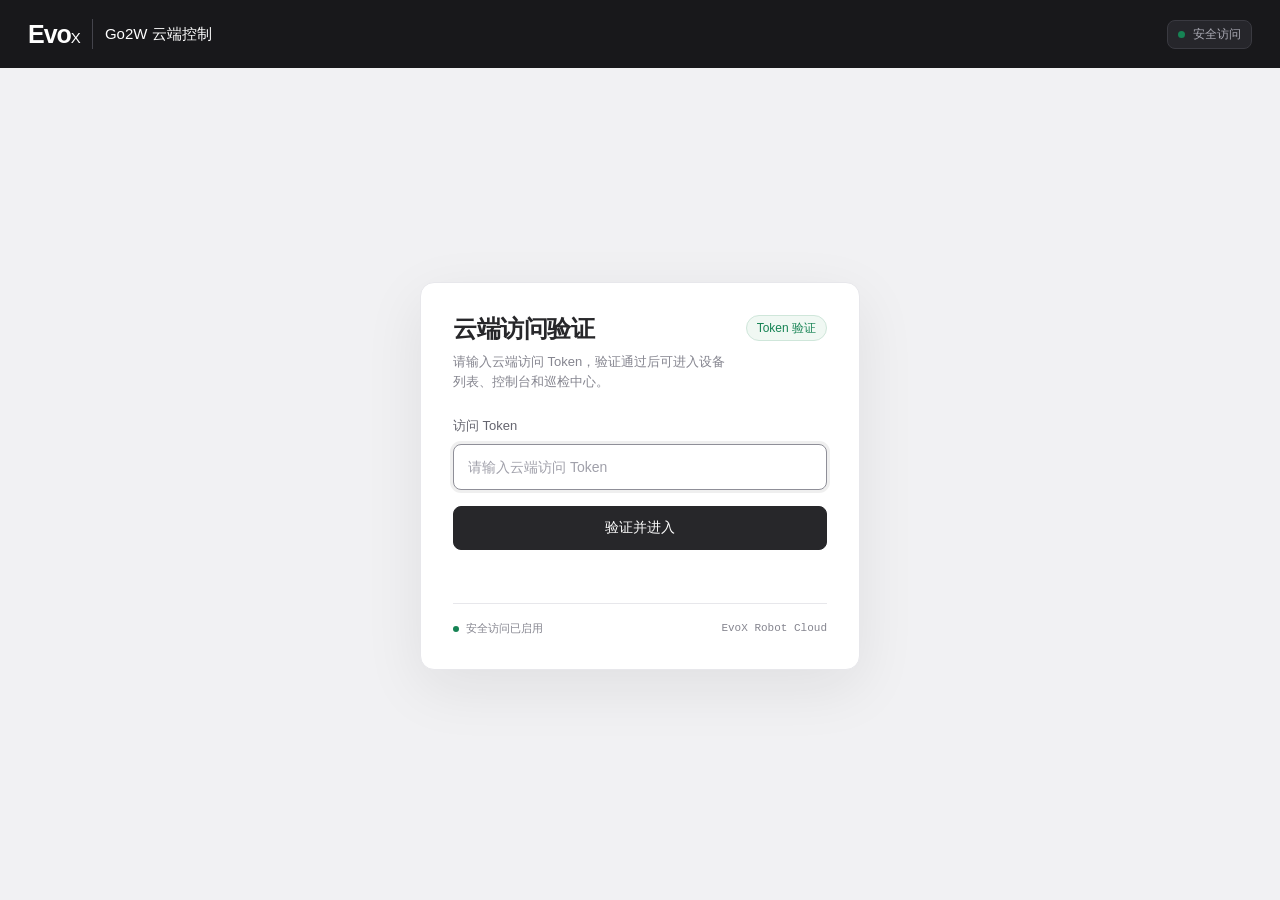
<file: static/login.html>
<!doctype html>
<html lang="zh-CN">
<head>
  <meta charset="utf-8">
  <meta name="viewport" content="width=device-width,initial-scale=1">
  <title>EvoX Fleet · 云端访问验证</title>
  <link rel="icon" type="image/png" sizes="32x32" href="img/favicon-32.png">
  <link rel="icon" type="image/png" sizes="64x64" href="img/favicon-64.png">
  <link rel="apple-touch-icon" href="img/favicon-180.png">
  <style>
    :root{
      color-scheme:light;
      --bg:#f1f1f3;
      --panel:#fff;
      --line:#e7e7eb;
      --line-2:#dcdce2;
      --fg:#27272a;
      --fg-2:#65656f;
      --muted:#85858f;
      --accent:#35353b;
      --green:#168354;
      --danger:#ac4444;
      --display:Inter,-apple-system,BlinkMacSystemFont,"PingFang SC","Microsoft YaHei",sans-serif;
      --mono:"SFMono-Regular",Consolas,"Liberation Mono",monospace;
    }
    *{box-sizing:border-box}
    html,body{width:100%;min-height:100%;margin:0}
    body{
      min-height:100vh;
      display:flex;
      flex-direction:column;
      background:var(--bg);
      color:var(--fg);
      font:14px/1.55 var(--display);
      -webkit-font-smoothing:antialiased;
    }
    button,input{font:inherit}
    button{cursor:pointer}
    button:focus-visible,a:focus-visible{outline:2px solid #787880;outline-offset:3px}
    .topbar{
      height:68px;
      flex:none;
      display:flex;
      align-items:center;
      justify-content:space-between;
      gap:20px;
      padding:0 28px;
      background:#18181b;
      color:#fff;
    }
    .brand{display:flex;align-items:center;gap:12px;min-width:0;text-decoration:none;color:#fff}
    .brand strong{font-size:25px;line-height:1;font-weight:700;letter-spacing:-1px}
    .brand>i{width:1px;height:30px;background:#44444c}
    .brand span{font-size:15px;font-weight:400;white-space:nowrap}
    .secure-chip{
      display:flex;
      align-items:center;
      gap:8px;
      height:29px;
      padding:0 10px;
      border:1px solid #3a3a41;
      border-radius:8px;
      background:#26262b;
      color:#aaaab4;
      font-size:12px;
      white-space:nowrap;
    }
    .secure-chip:before{content:"";width:7px;height:7px;border-radius:50%;background:var(--green)}
    .page{
      flex:1;
      display:grid;
      place-items:center;
      padding:32px 24px 48px;
    }
    main{
      width:min(440px,100%);
      padding:32px;
      border:1px solid var(--line);
      border-radius:14px;
      background:var(--panel);
      box-shadow:0 18px 60px rgba(24,24,27,.08);
    }
    .card-head{display:flex;align-items:flex-start;justify-content:space-between;gap:16px;margin-bottom:24px}
    h1{margin:0 0 8px;font-size:24px;line-height:1.2;font-weight:600;letter-spacing:-.02em}
    .intro{margin:0;color:var(--muted);font-size:13px}
    .pill{
      flex:none;
      display:inline-flex;
      align-items:center;
      min-height:25px;
      padding:3px 10px;
      border:1px solid #cfe6da;
      border-radius:999px;
      background:#f0f8f3;
      color:var(--green);
      font-size:12px;
      white-space:nowrap;
    }
    label{display:block;margin-bottom:8px;color:var(--fg-2);font-size:13px}
    .field{position:relative}
    input{
      width:100%;
      height:46px;
      padding:0 14px;
      border:1px solid var(--line-2);
      border-radius:8px;
      outline:none;
      background:#fafafa;
      color:var(--fg);
      transition:border-color .15s,box-shadow .15s,background .15s;
    }
    input::placeholder{color:#a0a0aa}
    input:hover{border-color:#cfcfd7}
    input:focus{border-color:#8f8f98;background:#fff;box-shadow:0 0 0 3px rgba(53,53,59,.08)}
    button[type="submit"]{
      width:100%;
      height:44px;
      margin-top:16px;
      border:1px solid #27272a;
      border-radius:8px;
      background:#27272a;
      color:#fff;
      font-weight:500;
      transition:background .15s,border-color .15s,opacity .15s;
    }
    button[type="submit"]:hover{background:#3a3a40;border-color:#3a3a40}
    button[type="submit"]:disabled{cursor:wait;opacity:.55}
    #error{min-height:22px;margin:9px 0 0;color:var(--danger);font-size:12px}
    .status{
      display:flex;
      align-items:center;
      justify-content:space-between;
      gap:14px;
      margin-top:22px;
      padding-top:16px;
      border-top:1px solid var(--line);
      color:var(--muted);
      font-size:11px;
    }
    .status span:first-child{display:flex;align-items:center;gap:7px}
    .status span:first-child:before{content:"";width:6px;height:6px;border-radius:50%;background:var(--green)}
    .status span:last-child{font-family:var(--mono)}
    @media(max-width:560px){
      .topbar{height:62px;padding:10px 14px}
      .brand span{font-size:14px}
      .secure-chip{display:none}
      .page{padding:20px 14px 32px}
      main{padding:24px 20px}
      h1{font-size:21px}
      .card-head{flex-direction:column}
    }
  </style>
</head>
<body>
  <header class="topbar">
    <a class="brand" href="/login" aria-label="EvoX 云端访问验证">
      <strong>Evo<span>X</span></strong>
      <i></i>
      <span>Go2W 云端控制</span>
    </a>
    <div class="secure-chip">安全访问</div>
  </header>

  <div class="page">
    <main>
      <div class="card-head">
        <div>
          <h1>云端访问验证</h1>
          <p class="intro">请输入云端访问 Token，验证通过后可进入设备列表、控制台和巡检中心。</p>
        </div>
        <span class="pill">Token 验证</span>
      </div>

      <form id="loginForm">
        <label for="token">访问 Token</label>
        <div class="field">
          <input id="token" name="token" type="password" autocomplete="current-password"
            placeholder="请输入云端访问 Token" autofocus required>
        </div>
        <button id="submit" type="submit">验证并进入</button>
        <div id="error" role="alert"></div>
      </form>

      <div class="status">
        <span>安全访问已启用</span>
        <span>EvoX Robot Cloud</span>
      </div>
    </main>
  </div>

  <script>
    const form = document.querySelector('#loginForm');
    const input = document.querySelector('#token');
    const submit = document.querySelector('#submit');
    const error = document.querySelector('#error');

    function nextUrl(){
      const value = new URLSearchParams(location.search).get('next') || '';
      if (!value.startsWith('/') || value.startsWith('//') || value.includes('\\') || /[\u0000-\u001f]/.test(value)){
        return '/quadruped/fleet/';
      }
      return value;
    }

    form.addEventListener('submit', async event => {
      event.preventDefault();
      const token = input.value.trim();
      if (!token) return;
      submit.disabled = true;
      error.textContent = '';
      try {
        const response = await fetch('/auth/login', {
          method:'POST',
          headers:{'Content-Type':'application/json'},
          body:JSON.stringify({ token }),
        });
        const payload = await response.json().catch(() => ({}));
        if (!response.ok || !payload.ok){
          throw new Error(payload.message || 'Token 验证失败');
        }
        location.replace(nextUrl());
      } catch (reason){
        error.textContent = reason?.message || 'Token 验证失败';
        input.select();
      } finally {
        submit.disabled = false;
      }
    });
  </script>
</body>
</html>
</file>
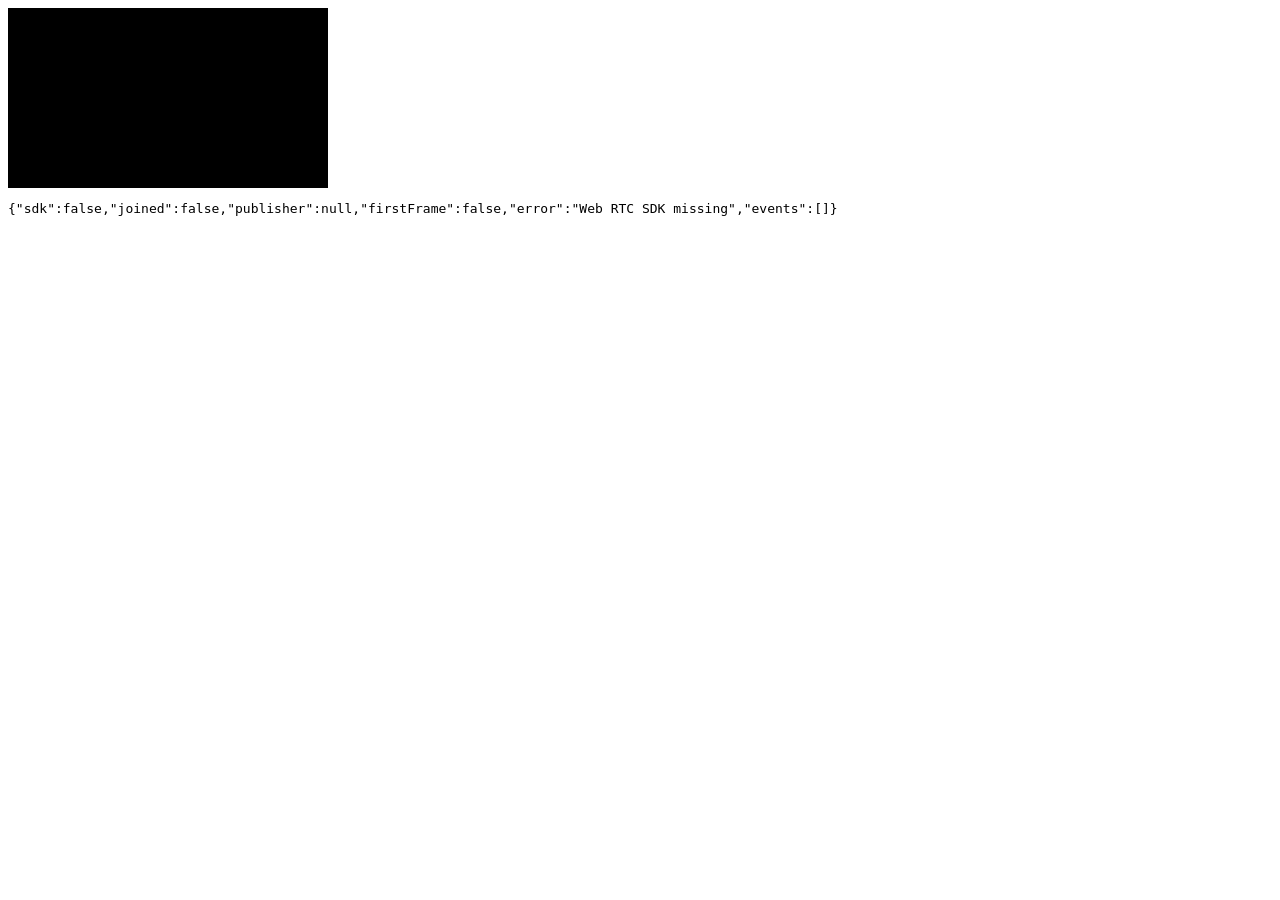
<file: static/rtc_probe.html>
<!doctype html>
<html lang="zh-CN">
<head>
  <meta charset="utf-8">
  <title>Go2W RTC Probe</title>
</head>
<body>
  <div id="remote" style="width:320px;height:180px;background:#000"></div>
  <pre id="result">starting</pre>
  <script src="https://lf-unpkg.volccdn.com/obj/vcloudfe/sdk/@volcengine/rtc/4.69.5/1794303598678/index.min.js"></script>
  <script type="module" src="js/rtc_probe.js"></script>
</body>
</html>
</file>
